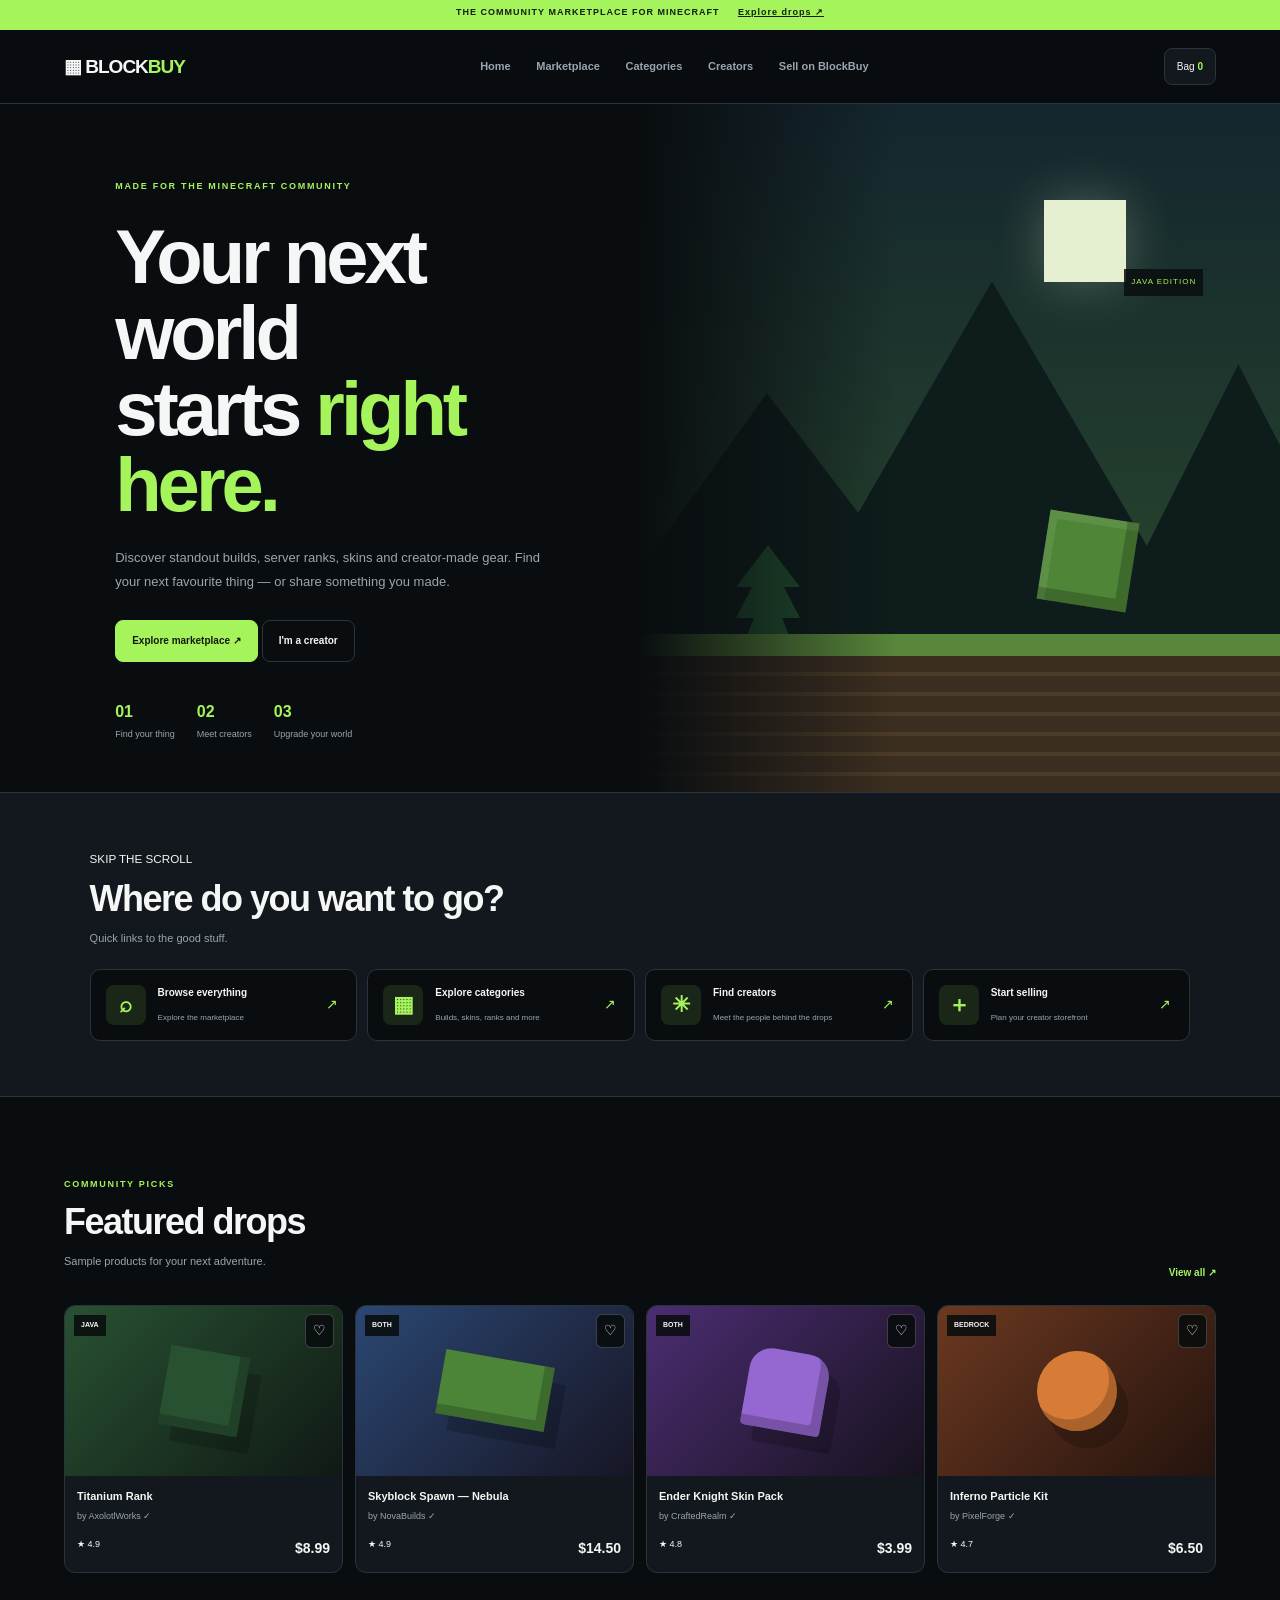
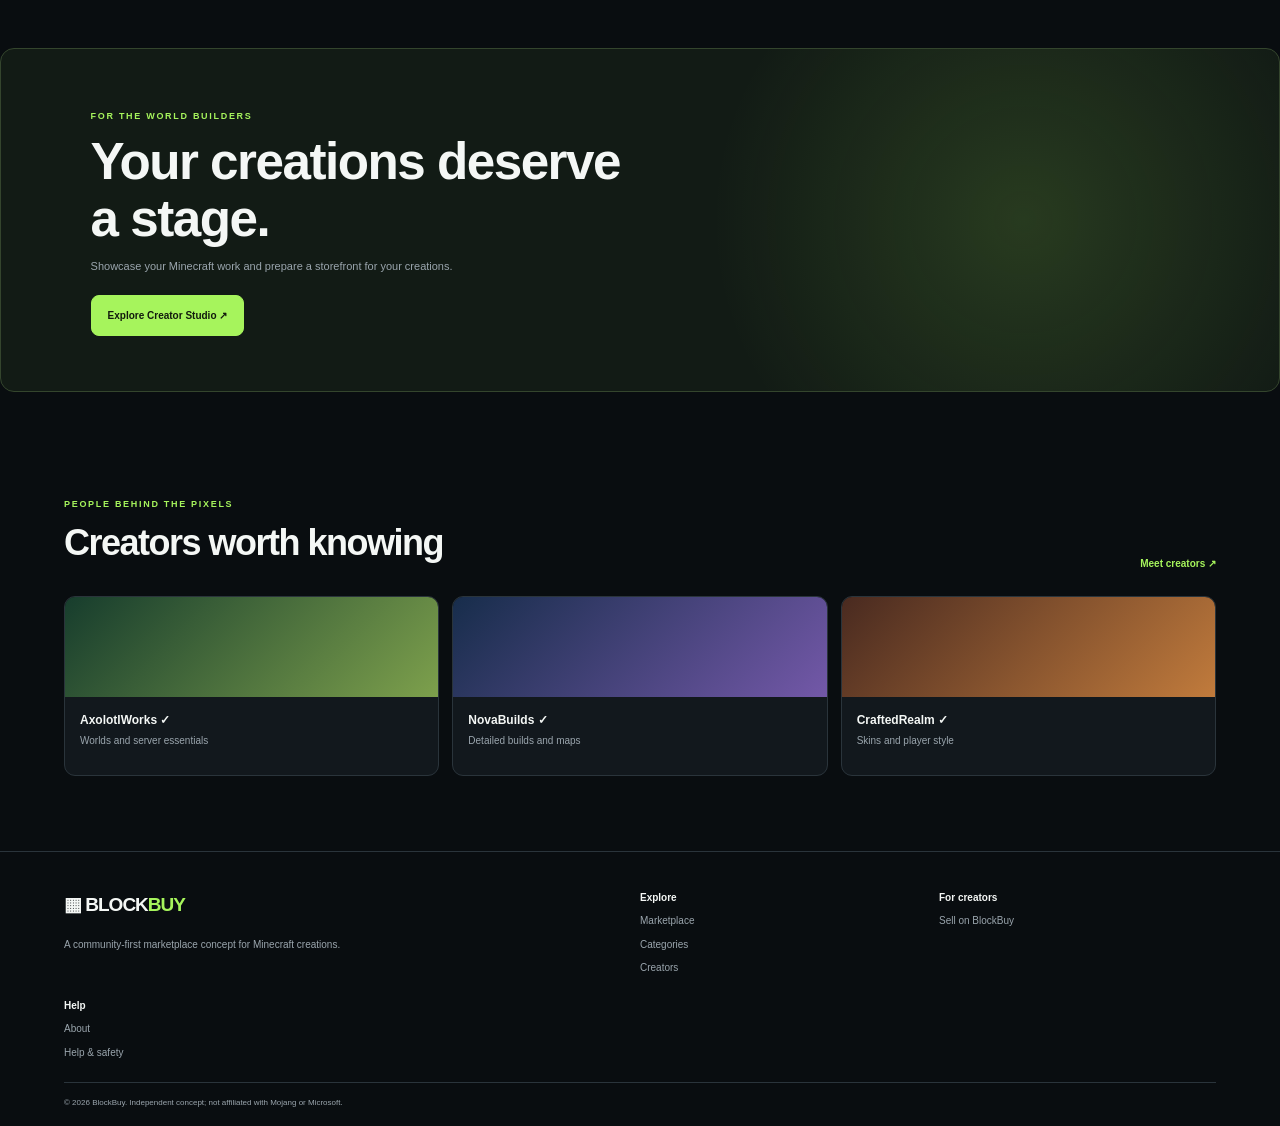
<file: index.html>
<!doctype html><html><head><meta charset="utf-8"><meta name="viewport" content="width=device-width,initial-scale=1"><title>BlockBuy</title><link rel="stylesheet" href="styles.css"></head><body><div class="announce">THE COMMUNITY MARKETPLACE FOR MINECRAFT <a href="marketplace.html">Explore drops ↗</a></div><header><a class="logo" href="index.html">▦ BLOCK<span>BUY</span></a><nav><a href="index.html">Home</a><a href="marketplace.html">Marketplace</a><a href="categories.html">Categories</a><a href="creators.html">Creators</a><a href="sell.html">Sell on BlockBuy</a></nav><a class="bag" href="cart.html">Bag <b id="cart-count">0</b></a><button id="menu">☰</button></header><main><section class="hero"><div><small>MADE FOR THE MINECRAFT COMMUNITY</small><h1>Your next world<br>starts <em>right here.</em></h1><p>Discover standout builds, server ranks, skins and creator-made gear. Find your next favourite thing — or share something you made.</p><a class="btn" href="marketplace.html">Explore marketplace ↗</a> <a class="btn ghost" href="sell.html">I'm a creator</a><div class="stats"><span><b>01</b> Find your thing</span><span><b>02</b> Meet creators</span><span><b>03</b> Upgrade your world</span></div></div><div class="landscape"><i class="moon"></i><i class="mount"></i><i class="tree"></i><i class="cube"></i><i class="ground"></i><label>JAVA EDITION</label></div></section><section class="quick"><div><small>SKIP THE SCROLL</small><h2>Where do you want to go?</h2><p>Quick links to the good stuff.</p></div><div class="quickgrid"><a href="marketplace.html"><b>⌕</b><strong>Browse everything</strong><small>Explore the marketplace</small><span>↗</span></a><a href="categories.html"><b>▦</b><strong>Explore categories</strong><small>Builds, skins, ranks and more</small><span>↗</span></a><a href="creators.html"><b>✳</b><strong>Find creators</strong><small>Meet the people behind the drops</small><span>↗</span></a><a href="sell.html"><b>＋</b><strong>Start selling</strong><small>Plan your creator storefront</small><span>↗</span></a></div></section><section class="section"><div class="secthead"><div><small>COMMUNITY PICKS</small><h2>Featured drops</h2><p>Sample products for your next adventure.</p></div><a href="marketplace.html">View all ↗</a></div><div id="featured" class="products"></div></section><section class="promo"><small>FOR THE WORLD BUILDERS</small><h2>Your creations deserve<br>a stage.</h2><p>Showcase your Minecraft work and prepare a storefront for your creations.</p><a class="btn" href="sell.html">Explore Creator Studio ↗</a></section><section class="section"><div class="secthead"><div><small>PEOPLE BEHIND THE PIXELS</small><h2>Creators worth knowing</h2></div><a href="creators.html">Meet creators ↗</a></div><div class="creatorcards"><article><div class="cover green"></div><h3>AxolotlWorks ✓</h3><p>Worlds and server essentials</p></article><article><div class="cover blue"></div><h3>NovaBuilds ✓</h3><p>Detailed builds and maps</p></article><article><div class="cover orange"></div><h3>CraftedRealm ✓</h3><p>Skins and player style</p></article></div></section></main><footer><div><a class="logo" href="index.html">▦ BLOCK<span>BUY</span></a><p>A community-first marketplace concept for Minecraft creations.</p></div><div><b>Explore</b><a href="marketplace.html">Marketplace</a><a href="categories.html">Categories</a><a href="creators.html">Creators</a></div><div><b>For creators</b><a href="sell.html">Sell on BlockBuy</a></div><div><b>Help</b><a href="about.html">About</a><a href="support.html">Help & safety</a></div><small class="copyright">© 2026 BlockBuy. Independent concept; not affiliated with Mojang or Microsoft.</small></footer><script src="app.js"></script></body></html>
</file>
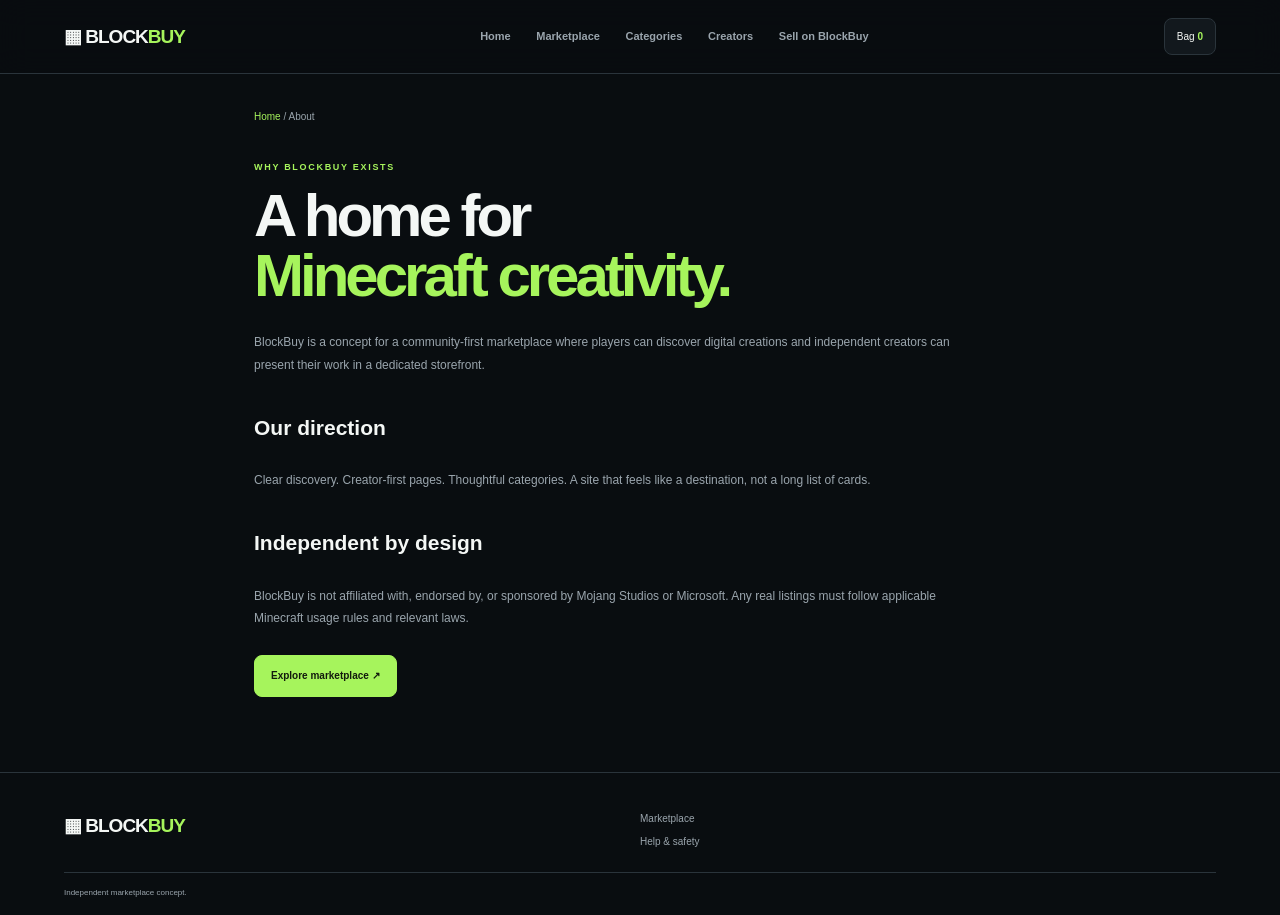
<file: about.html>
<!doctype html><html><head><meta charset="utf-8"><meta name="viewport" content="width=device-width,initial-scale=1"><title>About BlockBuy</title><link rel="stylesheet" href="styles.css"></head><body><header><a class="logo" href="index.html">▦ BLOCK<span>BUY</span></a><nav><a href="index.html">Home</a><a href="marketplace.html">Marketplace</a><a href="categories.html">Categories</a><a href="creators.html">Creators</a><a href="sell.html">Sell on BlockBuy</a></nav><a class="bag" href="cart.html">Bag <b id="cart-count">0</b></a><button id="menu">☰</button></header><main class="inner textpage"><div class="crumb"><a href="index.html">Home</a> / About</div><small>WHY BLOCKBUY EXISTS</small><h1>A home for<br><em>Minecraft creativity.</em></h1><p>BlockBuy is a concept for a community-first marketplace where players can discover digital creations and independent creators can present their work in a dedicated storefront.</p><h2>Our direction</h2><p>Clear discovery. Creator-first pages. Thoughtful categories. A site that feels like a destination, not a long list of cards.</p><h2>Independent by design</h2><p>BlockBuy is not affiliated with, endorsed by, or sponsored by Mojang Studios or Microsoft. Any real listings must follow applicable Minecraft usage rules and relevant laws.</p><a class="btn" href="marketplace.html">Explore marketplace ↗</a></main><footer><div><a class="logo" href="index.html">▦ BLOCK<span>BUY</span></a></div><div><a href="marketplace.html">Marketplace</a><a href="support.html">Help & safety</a></div><small class="copyright">Independent marketplace concept.</small></footer><script src="app.js"></script></body></html>
</file>
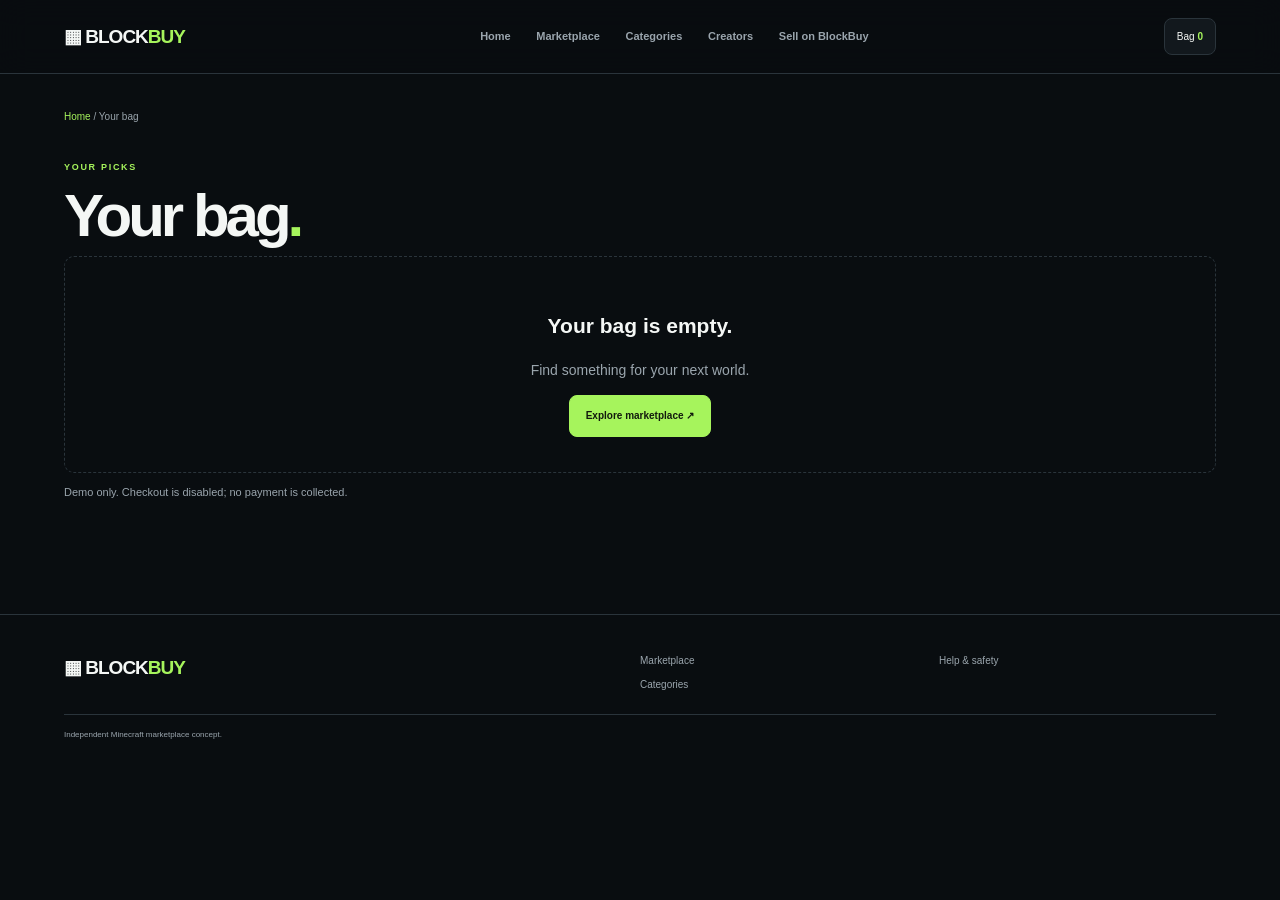
<file: cart.html>
<!doctype html><html><head><meta charset="utf-8"><meta name="viewport" content="width=device-width,initial-scale=1"><title>Your bag | BlockBuy</title><link rel="stylesheet" href="styles.css"></head><body><header><a class="logo" href="index.html">▦ BLOCK<span>BUY</span></a><nav><a href="index.html">Home</a><a href="marketplace.html">Marketplace</a><a href="categories.html">Categories</a><a href="creators.html">Creators</a><a href="sell.html">Sell on BlockBuy</a></nav><a class="bag active" href="cart.html">Bag <b id="cart-count">0</b></a><button id="menu">☰</button></header><main class="inner"><div class="crumb"><a href="index.html">Home</a> / Your bag</div><small>YOUR PICKS</small><h1>Your bag<span>.</span></h1><div id="cart-page"></div><p class="muted">Demo only. Checkout is disabled; no payment is collected.</p></main><footer><div><a class="logo" href="index.html">▦ BLOCK<span>BUY</span></a></div><div><a href="marketplace.html">Marketplace</a><a href="categories.html">Categories</a></div><div><a href="support.html">Help & safety</a></div><small class="copyright">Independent Minecraft marketplace concept.</small></footer><script src="app.js"></script></body></html>
</file>
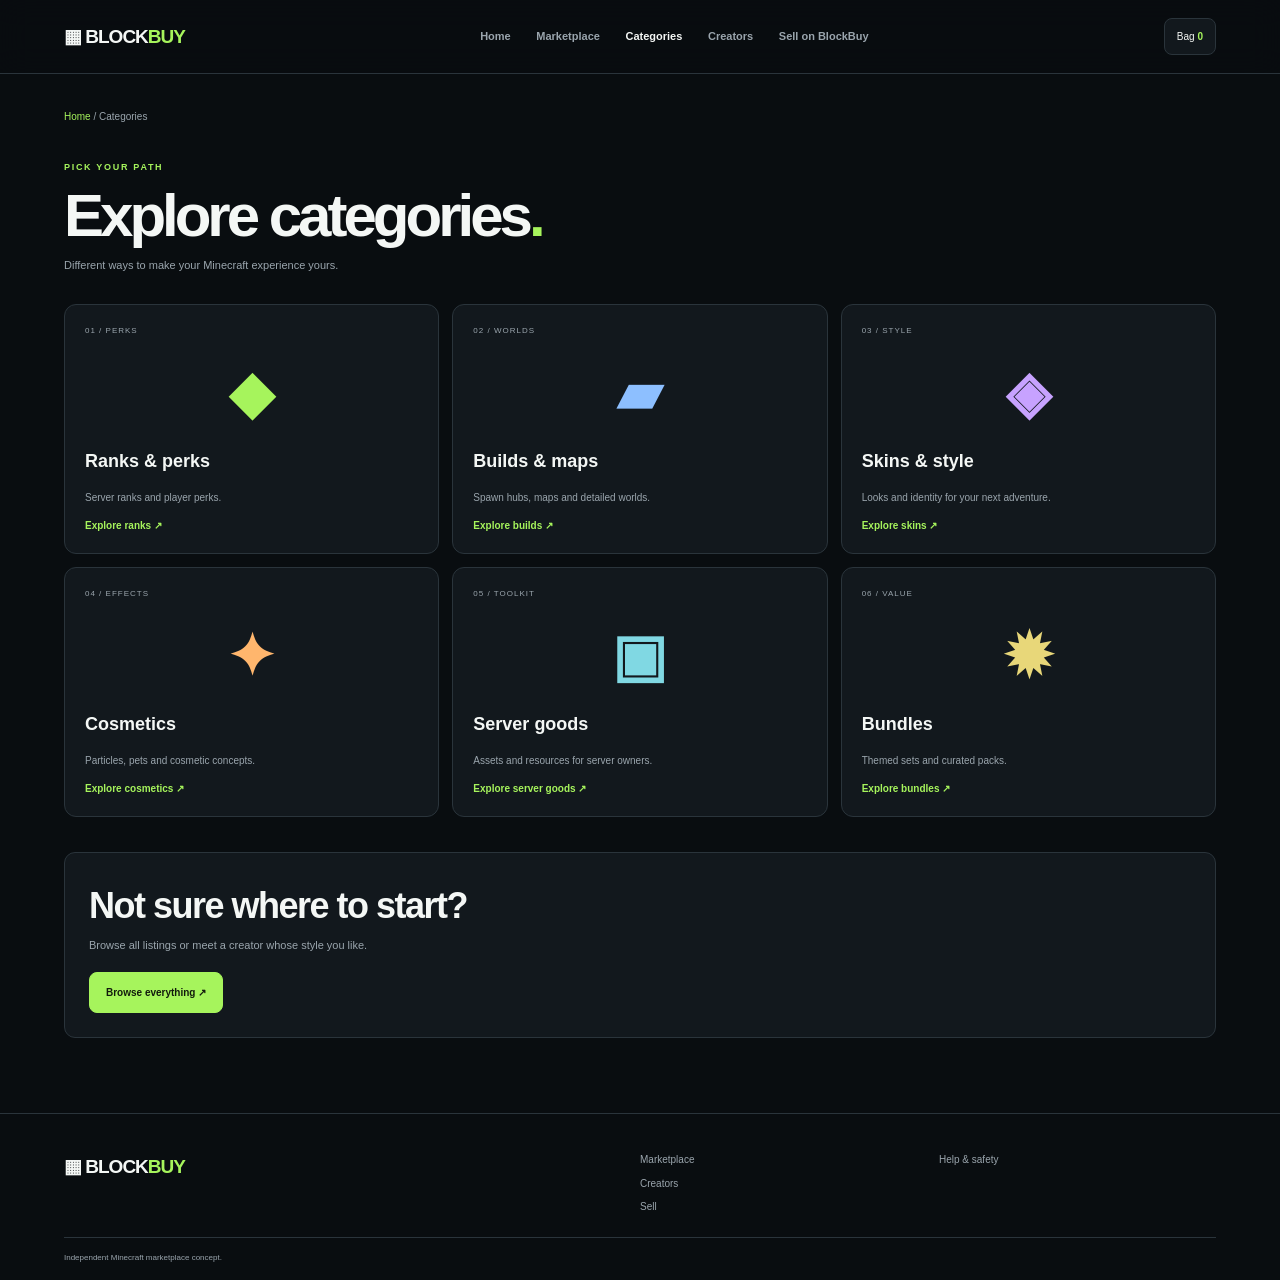
<file: categories.html>
<!doctype html><html><head><meta charset="utf-8"><meta name="viewport" content="width=device-width,initial-scale=1"><title>Categories | BlockBuy</title><link rel="stylesheet" href="styles.css"></head><body><header><a class="logo" href="index.html">▦ BLOCK<span>BUY</span></a><nav><a href="index.html">Home</a><a href="marketplace.html">Marketplace</a><a class="active" href="categories.html">Categories</a><a href="creators.html">Creators</a><a href="sell.html">Sell on BlockBuy</a></nav><a class="bag" href="cart.html">Bag <b id="cart-count">0</b></a><button id="menu">☰</button></header><main class="inner"><div class="crumb"><a href="index.html">Home</a> / Categories</div><small>PICK YOUR PATH</small><h1>Explore categories<span>.</span></h1><p class="muted">Different ways to make your Minecraft experience yours.</p><div class="catgrid"><a id="Ranks" href="marketplace.html?category=Ranks"><small>01 / PERKS</small><b>◆</b><h2>Ranks & perks</h2><p>Server ranks and player perks.</p><strong>Explore ranks ↗</strong></a><a id="Builds" href="marketplace.html?category=Builds"><small>02 / WORLDS</small><b>▰</b><h2>Builds & maps</h2><p>Spawn hubs, maps and detailed worlds.</p><strong>Explore builds ↗</strong></a><a id="Skins" href="marketplace.html?category=Skins"><small>03 / STYLE</small><b>◈</b><h2>Skins & style</h2><p>Looks and identity for your next adventure.</p><strong>Explore skins ↗</strong></a><a id="Cosmetics" href="marketplace.html?category=Cosmetics"><small>04 / EFFECTS</small><b>✦</b><h2>Cosmetics</h2><p>Particles, pets and cosmetic concepts.</p><strong>Explore cosmetics ↗</strong></a><a id="Server-Goods" href="marketplace.html?category=Server%20Goods"><small>05 / TOOLKIT</small><b>▣</b><h2>Server goods</h2><p>Assets and resources for server owners.</p><strong>Explore server goods ↗</strong></a><a id="Bundles" href="marketplace.html?category=Bundles"><small>06 / VALUE</small><b>✹</b><h2>Bundles</h2><p>Themed sets and curated packs.</p><strong>Explore bundles ↗</strong></a></div><div class="helpstrip"><h2>Not sure where to start?</h2><p>Browse all listings or meet a creator whose style you like.</p><a class="btn" href="marketplace.html">Browse everything ↗</a></div></main><footer><div><a class="logo" href="index.html">▦ BLOCK<span>BUY</span></a></div><div><a href="marketplace.html">Marketplace</a><a href="creators.html">Creators</a><a href="sell.html">Sell</a></div><div><a href="support.html">Help & safety</a></div><small class="copyright">Independent Minecraft marketplace concept.</small></footer><script src="app.js"></script></body></html>
</file>
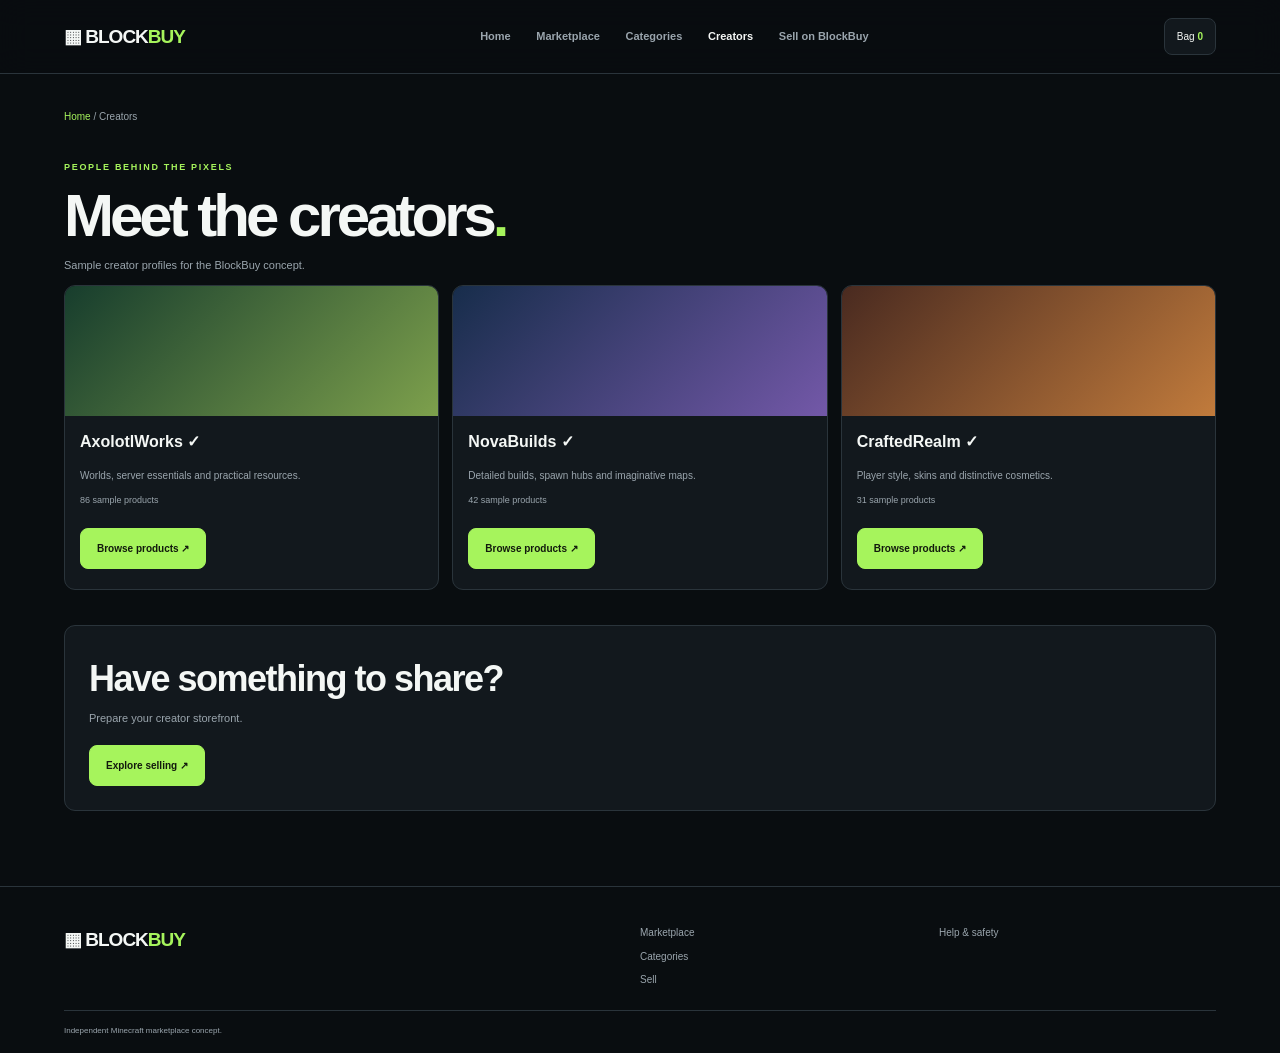
<file: creators.html>
<!doctype html><html><head><meta charset="utf-8"><meta name="viewport" content="width=device-width,initial-scale=1"><title>Creators | BlockBuy</title><link rel="stylesheet" href="styles.css"></head><body><header><a class="logo" href="index.html">▦ BLOCK<span>BUY</span></a><nav><a href="index.html">Home</a><a href="marketplace.html">Marketplace</a><a href="categories.html">Categories</a><a class="active" href="creators.html">Creators</a><a href="sell.html">Sell on BlockBuy</a></nav><a class="bag" href="cart.html">Bag <b id="cart-count">0</b></a><button id="menu">☰</button></header><main class="inner"><div class="crumb"><a href="index.html">Home</a> / Creators</div><small>PEOPLE BEHIND THE PIXELS</small><h1>Meet the creators<span>.</span></h1><p class="muted">Sample creator profiles for the BlockBuy concept.</p><div class="directory"><article><div class="cover green"></div><h2>AxolotlWorks ✓</h2><p>Worlds, server essentials and practical resources.</p><small>86 sample products</small><a class="btn" href="marketplace.html">Browse products ↗</a></article><article><div class="cover blue"></div><h2>NovaBuilds ✓</h2><p>Detailed builds, spawn hubs and imaginative maps.</p><small>42 sample products</small><a class="btn" href="marketplace.html">Browse products ↗</a></article><article><div class="cover orange"></div><h2>CraftedRealm ✓</h2><p>Player style, skins and distinctive cosmetics.</p><small>31 sample products</small><a class="btn" href="marketplace.html">Browse products ↗</a></article></div><div class="helpstrip"><h2>Have something to share?</h2><p>Prepare your creator storefront.</p><a class="btn" href="sell.html">Explore selling ↗</a></div></main><footer><div><a class="logo" href="index.html">▦ BLOCK<span>BUY</span></a></div><div><a href="marketplace.html">Marketplace</a><a href="categories.html">Categories</a><a href="sell.html">Sell</a></div><div><a href="support.html">Help & safety</a></div><small class="copyright">Independent Minecraft marketplace concept.</small></footer><script src="app.js"></script></body></html>
</file>
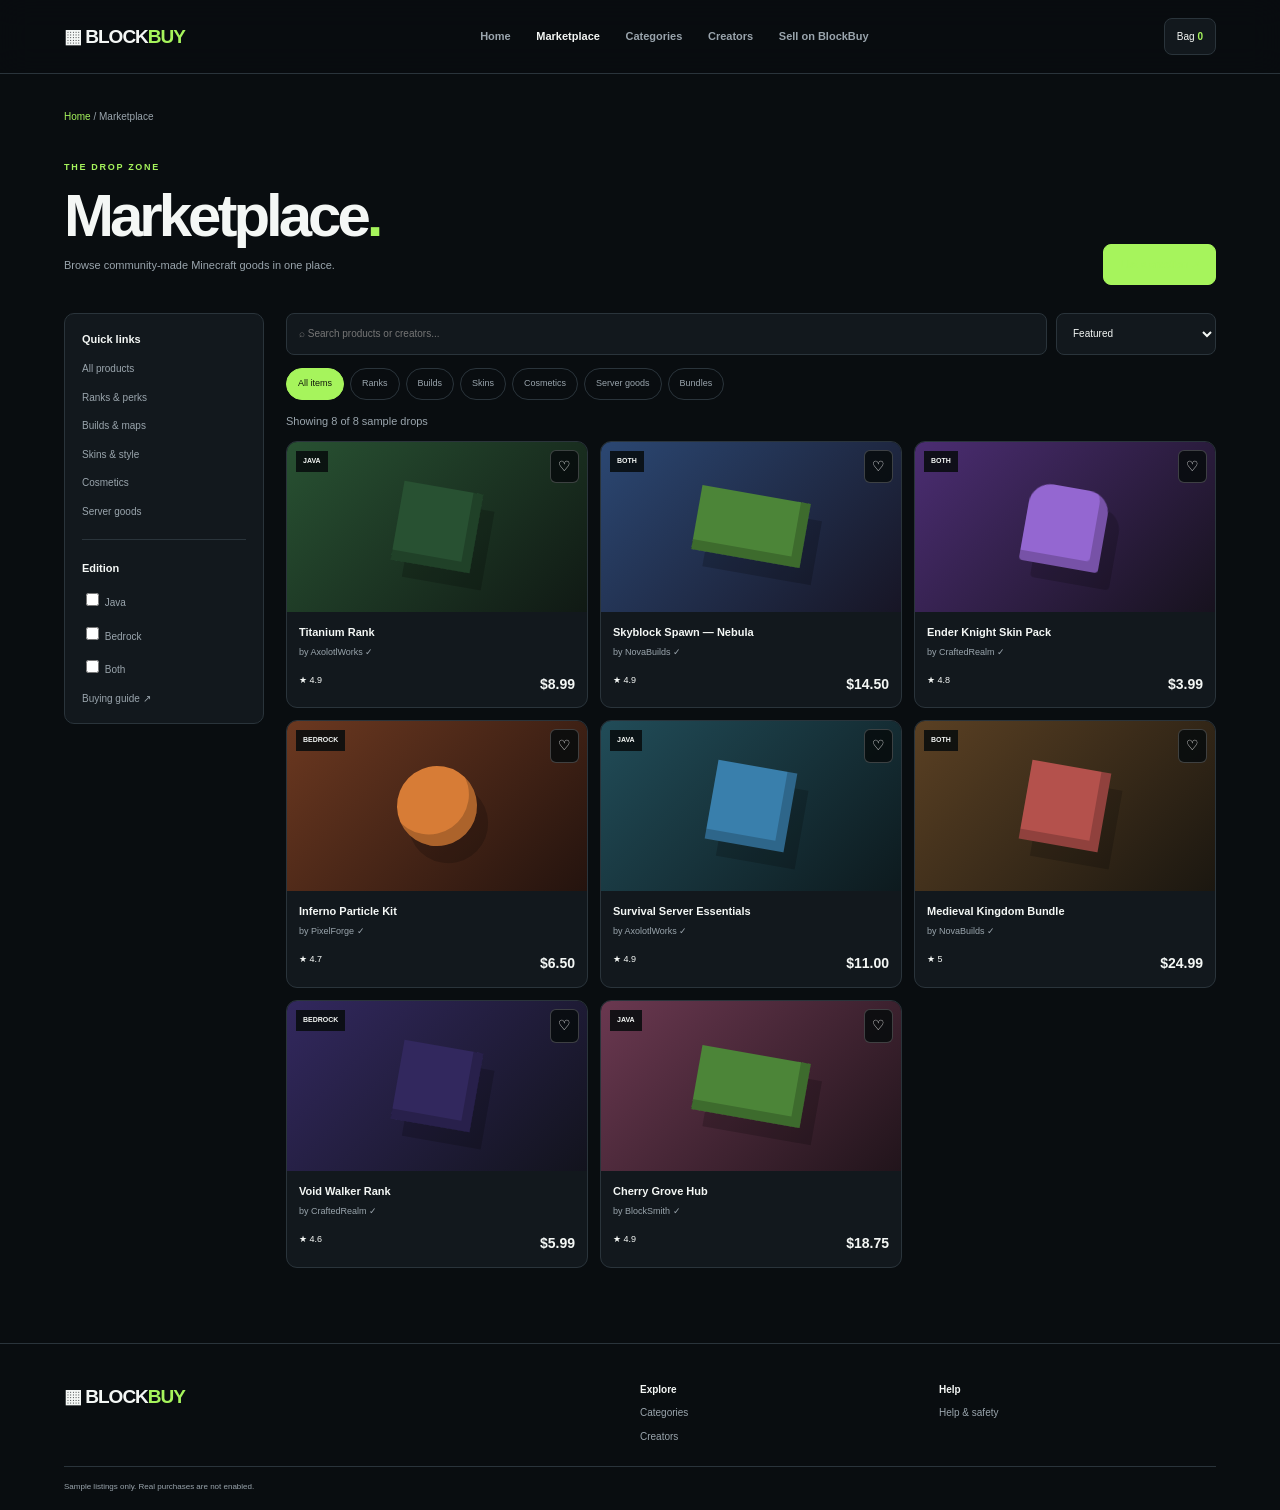
<file: marketplace.html>
<!doctype html><html><head><meta charset="utf-8"><meta name="viewport" content="width=device-width,initial-scale=1"><title>Marketplace | BlockBuy</title><link rel="stylesheet" href="styles.css"></head><body><header><a class="logo" href="index.html">▦ BLOCK<span>BUY</span></a><nav><a href="index.html">Home</a><a class="active" href="marketplace.html">Marketplace</a><a href="categories.html">Categories</a><a href="creators.html">Creators</a><a href="sell.html">Sell on BlockBuy</a></nav><a class="bag" href="cart.html">Bag <b id="cart-count">0</b></a><button id="menu">☰</button></header><main class="inner"><div class="crumb"><a href="index.html">Home</a> / Marketplace</div><small>THE DROP ZONE</small><div class="secthead"><div><h1>Marketplace<span>.</span></h1><p>Browse community-made Minecraft goods in one place.</p></div><a class="btn" href="sell.html">List a creation ↗</a></div><div class="marketlayout"><aside><b>Quick links</b><a href="marketplace.html">All products</a><a href="categories.html#Ranks">Ranks & perks</a><a href="categories.html#Builds">Builds & maps</a><a href="categories.html#Skins">Skins & style</a><a href="categories.html#Cosmetics">Cosmetics</a><a href="categories.html#Server-Goods">Server goods</a><hr><b>Edition</b><label><input class="edition" type="checkbox" value="Java"> Java</label><label><input class="edition" type="checkbox" value="Bedrock"> Bedrock</label><label><input class="edition" type="checkbox" value="Both"> Both</label><a href="support.html">Buying guide ↗</a></aside><section><div class="filters"><input id="search" placeholder="⌕ Search products or creators..."><select id="sort"><option value="featured">Featured</option><option value="low">Price: low to high</option><option value="high">Price: high to low</option><option value="rating">Top rated</option></select></div><div class="chips"><button data-cat="all" class="selected">All items</button><button data-cat="Ranks">Ranks</button><button data-cat="Builds">Builds</button><button data-cat="Skins">Skins</button><button data-cat="Cosmetics">Cosmetics</button><button data-cat="Server Goods">Server goods</button><button data-cat="Bundles">Bundles</button></div><p id="count-text" class="muted"></p><div id="all-products" class="products"></div><p id="empty" hidden>No drops found. Try another search.</p></section></div></main><footer><div><a class="logo" href="index.html">▦ BLOCK<span>BUY</span></a></div><div><b>Explore</b><a href="categories.html">Categories</a><a href="creators.html">Creators</a></div><div><b>Help</b><a href="support.html">Help & safety</a></div><small class="copyright">Sample listings only. Real purchases are not enabled.</small></footer><script src="app.js"></script></body></html>
</file>
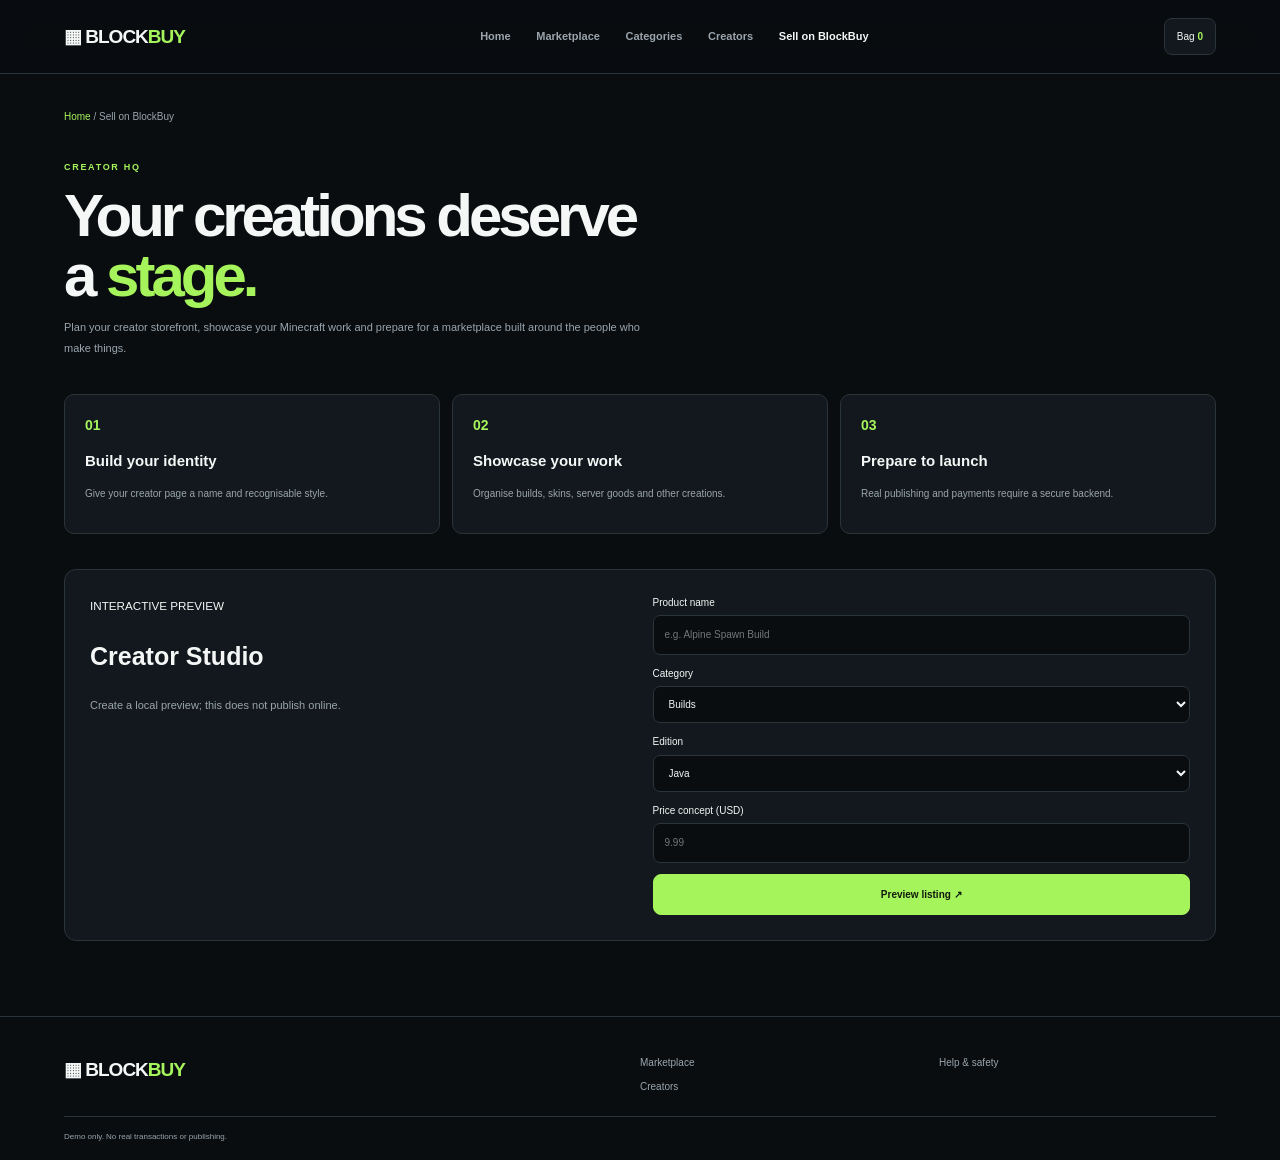
<file: sell.html>
<!doctype html><html><head><meta charset="utf-8"><meta name="viewport" content="width=device-width,initial-scale=1"><title>Sell on BlockBuy</title><link rel="stylesheet" href="styles.css"></head><body><header><a class="logo" href="index.html">▦ BLOCK<span>BUY</span></a><nav><a href="index.html">Home</a><a href="marketplace.html">Marketplace</a><a href="categories.html">Categories</a><a href="creators.html">Creators</a><a class="active" href="sell.html">Sell on BlockBuy</a></nav><a class="bag" href="cart.html">Bag <b id="cart-count">0</b></a><button id="menu">☰</button></header><main class="inner"><div class="crumb"><a href="index.html">Home</a> / Sell on BlockBuy</div><small>CREATOR HQ</small><h1>Your creations deserve<br>a <em>stage.</em></h1><p class="muted intro">Plan your creator storefront, showcase your Minecraft work and prepare for a marketplace built around the people who make things.</p><div class="steps"><article><b>01</b><h2>Build your identity</h2><p>Give your creator page a name and recognisable style.</p></article><article><b>02</b><h2>Showcase your work</h2><p>Organise builds, skins, server goods and other creations.</p></article><article><b>03</b><h2>Prepare to launch</h2><p>Real publishing and payments require a secure backend.</p></article></div><section class="studio" id="studio"><div><small>INTERACTIVE PREVIEW</small><h2>Creator Studio</h2><p class="muted">Create a local preview; this does not publish online.</p></div><form id="listing"><label>Product name<input name="name" required placeholder="e.g. Alpine Spawn Build"></label><label>Category<select name="category"><option>Builds</option><option>Ranks</option><option>Skins</option><option>Cosmetics</option><option>Server Goods</option><option>Bundles</option></select></label><label>Edition<select name="edition"><option>Java</option><option>Bedrock</option><option>Both</option></select></label><label>Price concept (USD)<input name="price" required type="number" min="0" step=".01" placeholder="9.99"></label><button class="btn">Preview listing ↗</button></form><div id="preview" hidden></div></section></main><footer><div><a class="logo" href="index.html">▦ BLOCK<span>BUY</span></a></div><div><a href="marketplace.html">Marketplace</a><a href="creators.html">Creators</a></div><div><a href="support.html">Help & safety</a></div><small class="copyright">Demo only. No real transactions or publishing.</small></footer><script src="app.js"></script></body></html>
</file>
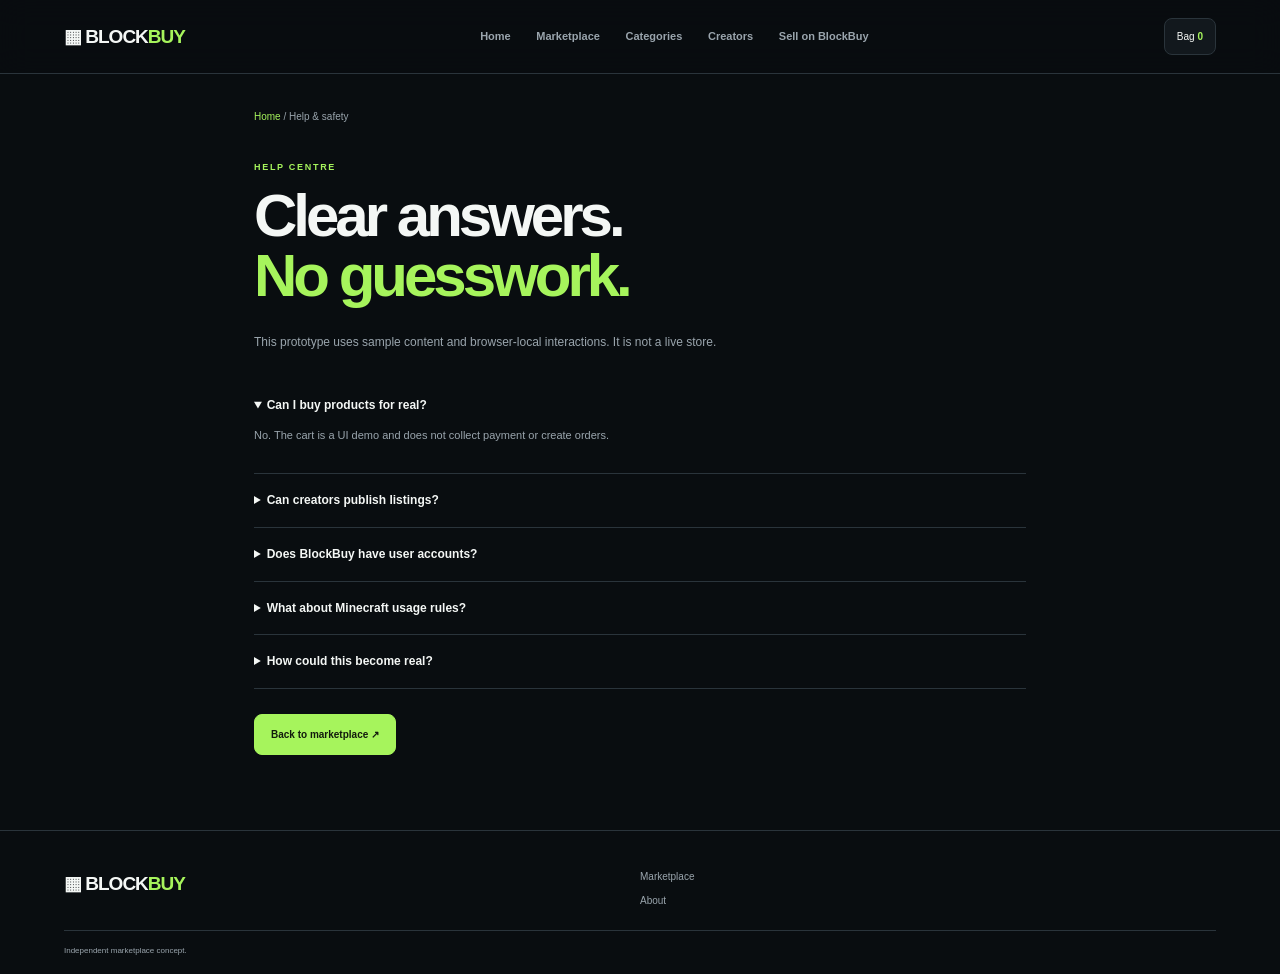
<file: support.html>
<!doctype html><html><head><meta charset="utf-8"><meta name="viewport" content="width=device-width,initial-scale=1"><title>Help & Safety | BlockBuy</title><link rel="stylesheet" href="styles.css"></head><body><header><a class="logo" href="index.html">▦ BLOCK<span>BUY</span></a><nav><a href="index.html">Home</a><a href="marketplace.html">Marketplace</a><a href="categories.html">Categories</a><a href="creators.html">Creators</a><a href="sell.html">Sell on BlockBuy</a></nav><a class="bag" href="cart.html">Bag <b id="cart-count">0</b></a><button id="menu">☰</button></header><main class="inner textpage"><div class="crumb"><a href="index.html">Home</a> / Help & safety</div><small>HELP CENTRE</small><h1>Clear answers.<br><em>No guesswork.</em></h1><p>This prototype uses sample content and browser-local interactions. It is not a live store.</p><div class="faq"><details open><summary>Can I buy products for real?</summary><p>No. The cart is a UI demo and does not collect payment or create orders.</p></details><details><summary>Can creators publish listings?</summary><p>The Creator Studio is a local preview only. Public publishing needs authentication, a backend, storage and moderation.</p></details><details><summary>Does BlockBuy have user accounts?</summary><p>Not yet. Real accounts require secure authentication and server-side data storage.</p></details><details><summary>What about Minecraft usage rules?</summary><p>Any real marketplace and listing must comply with applicable Minecraft/Microsoft usage guidelines and local law.</p></details><details><summary>How could this become real?</summary><p>The next phase needs a secure backend, database, authentication, listing moderation, order management and a compliant payment setup.</p></details></div><a class="btn" href="marketplace.html">Back to marketplace ↗</a></main><footer><div><a class="logo" href="index.html">▦ BLOCK<span>BUY</span></a></div><div><a href="marketplace.html">Marketplace</a><a href="about.html">About</a></div><small class="copyright">Independent marketplace concept.</small></footer><script src="app.js"></script></body></html>
</file>
<file: styles.css>
:root{--bg:#090d10;--panel:#12181d;--text:#f4f7f5;--muted:#9aa5ad;--line:#2a343b;--lime:#a6f45c}*{box-sizing:border-box}body{margin:0;background:var(--bg);color:var(--text);font:14px Inter,Arial,sans-serif;line-height:1.55}body.light{--bg:#f3f6f5;--panel:#fff;--text:#101619;--muted:#66737a;--line:#dce2e1}a{color:inherit;text-decoration:none}button,input,select{font:inherit}.announce{height:30px;background:var(--lime);color:#14200d;text-align:center;font-size:9px;font-weight:900;letter-spacing:1px;padding:6px}.announce a{text-decoration:underline;margin-left:15px}header{height:74px;display:flex;align-items:center;justify-content:space-between;padding:0 5%;border-bottom:1px solid var(--line);position:sticky;top:0;background:color-mix(in srgb,var(--bg) 92%,transparent);backdrop-filter:blur(15px);z-index:9}.logo{font-size:19px;font-weight:900;letter-spacing:-1px;white-space:nowrap}.logo span{color:var(--lime)}nav{display:flex;gap:clamp(10px,2vw,28px);font-size:11px;font-weight:700;color:var(--muted)}nav a:hover,nav a.active{color:var(--text)}.bag,header button{background:var(--panel);border:1px solid var(--line);color:var(--text);border-radius:8px;padding:10px 12px;font-size:10px}.bag b{color:var(--lime)}header button{display:none}.hero{min-height:590px;display:grid;grid-template-columns:1fr 1fr;overflow:hidden;border-bottom:1px solid var(--line)}.hero>div:first-child{padding:70px 7vw 50px 9vw;align-self:center;z-index:2}.hero small,main>small,.section small,.promo small{color:var(--lime);font-size:9px;font-weight:900;letter-spacing:1.7px}.hero h1,h1{font-size:clamp(42px,6vw,76px);font-weight:800;letter-spacing:-4px;line-height:1;margin:23px 0}.hero h1 em,h1 em{font-style:normal;color:var(--lime)}.hero p{color:var(--muted);font-size:13px;line-height:1.9;max-width:500px;margin-bottom:25px}.btn{display:inline-block;background:var(--lime);color:#121a0d;padding:12px 16px;border-radius:8px;font-size:10px;font-weight:900;border:1px solid var(--lime);cursor:pointer}.ghost{background:transparent;color:var(--text);border-color:var(--line)}.stats{display:flex;gap:22px;margin-top:38px}.stats span{display:grid;gap:4px;font-size:9px;color:var(--muted)}.stats b{font-size:16px;color:var(--lime)}.landscape{position:relative;min-height:590px;overflow:hidden;background:linear-gradient(#14262e,#25412d 68%,#151b12)}.landscape:after{content:'';position:absolute;inset:0;background:linear-gradient(90deg,var(--bg),transparent 40%);pointer-events:none}.moon{position:absolute;right:24%;top:14%;width:82px;height:82px;background:#e4f0cf;box-shadow:0 0 50px #e4f0cf44}.mount{position:absolute;bottom:19%;height:60%;width:110%;background:#0e1c1c;clip-path:polygon(0 78%,18% 35%,31% 64%,50% 8%,72% 72%,85% 28%,100% 78%,100% 100%,0 100%)}.tree{position:absolute;bottom:17%;left:15%;width:64px;height:130px;background:#225331;clip-path:polygon(50% 0,100% 32%,75% 32%,100% 56%,72% 56%,90% 78%,62% 78%,62% 100%,38% 100%,38% 78%,10% 78%,28% 56%,0 56%,25% 32%,0 32%)}.cube{position:absolute;right:23%;bottom:27%;width:90px;height:90px;background:#4e8537;box-shadow:inset -12px -12px #0003,inset 8px 8px #ffffff15;transform:rotate(9deg)}.ground{position:absolute;bottom:0;height:23%;width:110%;left:-5%;border-top:22px solid #59863a;background:repeating-linear-gradient(0deg,#3b2e20 0 16px,#4c3b27 16px 20px);transform:skewX(-8deg)}.landscape label{position:absolute;right:12%;top:24%;z-index:2;background:#0a0e10dd;padding:7px;font-size:8px;letter-spacing:1px;color:var(--lime)}.quick{padding:55px 7%;background:var(--panel);border-bottom:1px solid var(--line)}.quick h2,.secthead h2,.promo h2,.helpstrip h2{font-size:clamp(25px,3vw,36px);letter-spacing:-1.5px;line-height:1.1;margin:9px 0}.quick>div:first-child>p,.secthead p,.promo p,.helpstrip p{font-size:11px;color:var(--muted)}.quickgrid{display:grid;grid-template-columns:repeat(4,1fr);gap:10px;margin-top:22px}.quickgrid a{display:grid;grid-template-columns:42px 1fr 15px;gap:10px;align-items:center;padding:15px;background:var(--bg);border:1px solid var(--line);border-radius:10px}.quickgrid a:hover{border-color:var(--lime);transform:translateY(-2px)}.quickgrid b{grid-row:span 2;display:grid;place-items:center;width:40px;height:40px;background:#a6f45c1b;color:var(--lime);border-radius:8px;font-size:22px}.quickgrid strong{font-size:10px}.quickgrid small{grid-column:2;color:var(--muted);font-size:8px}.quickgrid span{grid-column:3;grid-row:1/3;color:var(--lime)}.section{padding:75px 5%;max-width:1400px;margin:auto}.secthead{display:flex;justify-content:space-between;align-items:end;gap:20px;margin-bottom:24px}.secthead>a{font-size:10px;font-weight:800;color:var(--lime);white-space:nowrap}.products{display:grid;grid-template-columns:repeat(4,minmax(0,1fr));gap:12px}.product{border:1px solid var(--line);border-radius:11px;overflow:hidden;background:var(--panel);cursor:pointer}.product-art{height:170px;display:grid;place-items:center;position:relative;background:linear-gradient(135deg,var(--a),var(--b))}.shape{width:80px;height:80px;background:var(--a);box-shadow:14px 15px #0003,inset -10px -10px #0003;transform:rotate(10deg)}.shape.build{width:110px;height:65px;background:#4c8538}.shape.skin{background:#9467d1;border-radius:22px 22px 4px 4px}.shape.cosmetic{background:#d77c36;border-radius:50%}.shape.server{background:#397fac}.shape.bundle{background:#b4514c}.tag{position:absolute;top:9px;left:9px;background:#080c0ddd;padding:5px 7px;font-size:7px;font-weight:900}.fav{position:absolute;right:8px;top:8px;background:#080c0ddd;color:white;border:1px solid #ffffff35;border-radius:6px;padding:5px 7px}.fav.on{color:#ff8193}.pinfo{padding:12px}.pinfo h3{font-size:11px;margin:0}.pinfo p{font-size:9px;color:var(--muted);margin:5px 0}.pmeta{display:flex;justify-content:space-between;font-size:9px;margin-top:14px}.pmeta strong{font-size:14px}.promo{margin:0 auto 25px;max-width:1280px;padding:55px 7%;border:1px solid #34452d;border-radius:14px;background:radial-gradient(circle at 80% 50%,#a6f45c25,transparent 30%),#121b15}.promo h2{font-size:clamp(35px,4vw,54px)}.promo p{max-width:420px;margin-bottom:20px}.creatorcards,.directory{display:grid;grid-template-columns:repeat(3,1fr);gap:13px}.creatorcards article,.directory article{border:1px solid var(--line);border-radius:11px;background:var(--panel);overflow:hidden;padding-bottom:16px}.cover{height:100px;margin-bottom:14px}.green{background:linear-gradient(135deg,#173d2d,#7da04c)}.blue{background:linear-gradient(135deg,#172d4b,#7358a8)}.orange{background:linear-gradient(135deg,#492a20,#c17b3c)}.creatorcards h3,.creatorcards p,.directory article h2,.directory article p,.directory article small,.directory article .btn{margin-left:15px;margin-right:15px}.creatorcards h3,.directory h2{font-size:12px}.creatorcards h3{margin-bottom:4px}.creatorcards p,.directory p{font-size:10px;color:var(--muted);margin-top:0}.directory article small{display:block;color:var(--muted);font-size:9px;margin-bottom:15px}.directory .btn{margin-top:5px}.directory article{padding-bottom:20px}.directory .cover{height:130px}.directory h2{font-size:16px}.inner{max-width:1350px;margin:auto;padding:35px 5% 75px;min-height:60vh}.crumb{font-size:10px;color:var(--muted);margin-bottom:30px}.crumb a{color:var(--lime)}.inner h1{font-size:clamp(40px,5vw,60px);margin:10px 0}.inner h1 span{color:var(--lime)}.muted{color:var(--muted);font-size:11px}.intro{max-width:600px;line-height:1.9;margin-bottom:35px}.marketlayout{display:grid;grid-template-columns:200px 1fr;gap:22px;margin-top:28px}.marketlayout aside{align-self:start;position:sticky;top:100px;display:grid;gap:13px;padding:17px;border:1px solid var(--line);border-radius:10px;background:var(--panel)}.marketlayout aside a,.marketlayout aside label{font-size:10px;color:var(--muted)}.marketlayout aside b{font-size:11px}.marketlayout aside hr{border:0;border-top:1px solid var(--line);width:100%}.filters{display:grid;grid-template-columns:1fr 160px;gap:9px}.filters input,.filters select{padding:12px;border:1px solid var(--line);border-radius:8px;background:var(--panel);color:var(--text);min-width:0;font-size:10px}.chips{display:flex;gap:6px;overflow:auto;margin:13px 0}.chips button{background:transparent;border:1px solid var(--line);border-radius:30px;color:var(--muted);padding:8px 11px;font-size:9px;white-space:nowrap}.chips button.selected,.chips button:hover{background:var(--lime);color:#10180a;border-color:var(--lime)}.marketlayout .products{grid-template-columns:repeat(3,minmax(0,1fr))}.catgrid{display:grid;grid-template-columns:repeat(3,1fr);gap:13px;margin-top:30px}.catgrid>a{min-height:250px;display:flex;flex-direction:column;padding:20px;background:var(--panel);border:1px solid var(--line);border-radius:12px}.catgrid>a:hover{border-color:var(--lime);transform:translateY(-3px)}.catgrid small{color:var(--muted);font-size:8px;letter-spacing:1px}.catgrid b{font-size:58px;text-align:center;color:var(--lime);margin:10px}.catgrid a:nth-child(2) b{color:#8dbfff}.catgrid a:nth-child(3) b{color:#c7a2ff}.catgrid a:nth-child(4) b{color:#ffb66d}.catgrid a:nth-child(5) b{color:#80d8e3}.catgrid a:nth-child(6) b{color:#e8d779}.catgrid h2{font-size:18px;margin:0 0 5px}.catgrid p{font-size:10px;color:var(--muted)}.catgrid strong{font-size:10px;color:var(--lime);margin-top:auto}.helpstrip{margin-top:35px;padding:24px;border:1px solid var(--line);border-radius:11px;background:var(--panel)}.helpstrip p{margin-bottom:18px}.steps{display:grid;grid-template-columns:repeat(3,1fr);gap:12px;margin:35px 0}.steps article{padding:20px;border:1px solid var(--line);border-radius:10px;background:var(--panel)}.steps b{color:var(--lime)}.steps h2{font-size:15px}.steps p{font-size:10px;color:var(--muted);line-height:1.8}.studio{display:grid;grid-template-columns:1fr 1fr;gap:25px;padding:25px;border:1px solid var(--line);border-radius:12px;background:var(--panel)}.studio h2{font-size:25px}.studio form{display:grid;gap:11px}.studio label{display:grid;gap:5px;font-size:10px}.studio input,.studio select{padding:11px;border:1px solid var(--line);border-radius:7px;background:var(--bg);color:var(--text)}#preview{grid-column:1/-1;border:1px dashed var(--lime);padding:16px;border-radius:8px}.textpage{max-width:900px}.textpage>p{font-size:12px;line-height:1.9;color:var(--muted);max-width:720px;margin:25px 0}.textpage h2{margin-top:35px}.faq{margin:25px 0}.faq details{padding:17px 0;border-bottom:1px solid var(--line)}.faq summary{font-size:12px;font-weight:800;cursor:pointer}.faq p{font-size:11px;color:var(--muted);line-height:1.8}.cartrow{display:flex;justify-content:space-between;align-items:center;gap:15px;padding:15px 0;border-bottom:1px solid var(--line)}.cartrow button{border:1px solid var(--line);background:transparent;color:var(--muted);padding:6px;border-radius:6px}.total{padding:22px 0;font-weight:800;display:flex;justify-content:space-between}.empty{padding:35px;text-align:center;border:1px dashed var(--line);border-radius:10px}.empty p{color:var(--muted)}footer{border-top:1px solid var(--line);padding:38px 5% 16px;display:grid;grid-template-columns:2fr 1fr 1fr;gap:22px}footer>div{display:grid;align-content:start;gap:8px}footer p,footer a:not(.logo){font-size:10px;color:var(--muted)}footer b{font-size:10px}.copyright{grid-column:1/-1;border-top:1px solid var(--line);padding-top:14px;font-size:8px;color:var(--muted)}@media(max-width:1000px){nav{gap:10px}nav a{font-size:9px}.quickgrid{grid-template-columns:repeat(2,1fr)}.products{grid-template-columns:repeat(3,1fr)}.marketlayout .products{grid-template-columns:repeat(2,1fr)}}@media(max-width:720px){header{height:64px;padding:0 13px}header button{display:block}nav{display:none;position:absolute;top:64px;left:0;right:0;background:var(--panel);padding:15px;flex-direction:column}nav.open{display:flex}nav a{padding:10px;font-size:12px}.hero{grid-template-columns:1fr;min-height:750px}.hero>div:first-child{padding:50px 20px 30px}.hero h1{font-size:48px}.landscape{position:absolute;inset:245px 0 0;min-height:500px;opacity:.55}.quick{padding:40px 15px}.quickgrid{grid-template-columns:1fr}.section{padding:50px 14px}.secthead{align-items:start}.products,.marketlayout .products{grid-template-columns:repeat(2,minmax(0,1fr));gap:8px}.product-art{height:135px}.promo{margin:0 12px 20px;padding:40px 20px}.creatorcards,.directory,.catgrid,.steps{grid-template-columns:1fr}.inner{padding:25px 14px 55px}.marketlayout{grid-template-columns:1fr}.marketlayout aside{position:static;grid-template-columns:repeat(2,1fr)}.marketlayout aside hr,.marketlayout aside b{grid-column:1/-1}.filters{grid-template-columns:1fr}.catgrid>a{min-height:215px}.studio{grid-template-columns:1fr;padding:18px}#preview{grid-column:1}.footer{display:block}footer{grid-template-columns:1fr 1fr}footer>div:first-child{grid-column:1/-1}.copyright{grid-column:1/-1}.stats{gap:12px}.stats span{font-size:8px}}
.overlay{position:fixed;inset:0;background:#000b;display:grid;place-items:center;padding:18px;z-index:30}.dialog{width:min(520px,100%);background:var(--panel);border:1px solid var(--line);border-radius:12px;padding:22px}.dialog .x{float:right;background:transparent;color:var(--text);border:1px solid var(--line);border-radius:6px}.dialog .product-art{margin:15px 0}.dialog h2{font-size:22px}.dialog p{font-size:11px;color:var(--muted)}.toast{position:fixed;right:20px;bottom:20px;background:var(--lime);color:#10190a;padding:12px 16px;border-radius:8px;font-size:10px;font-weight:800;z-index:40}.dialog small{color:var(--lime)}
</file>
